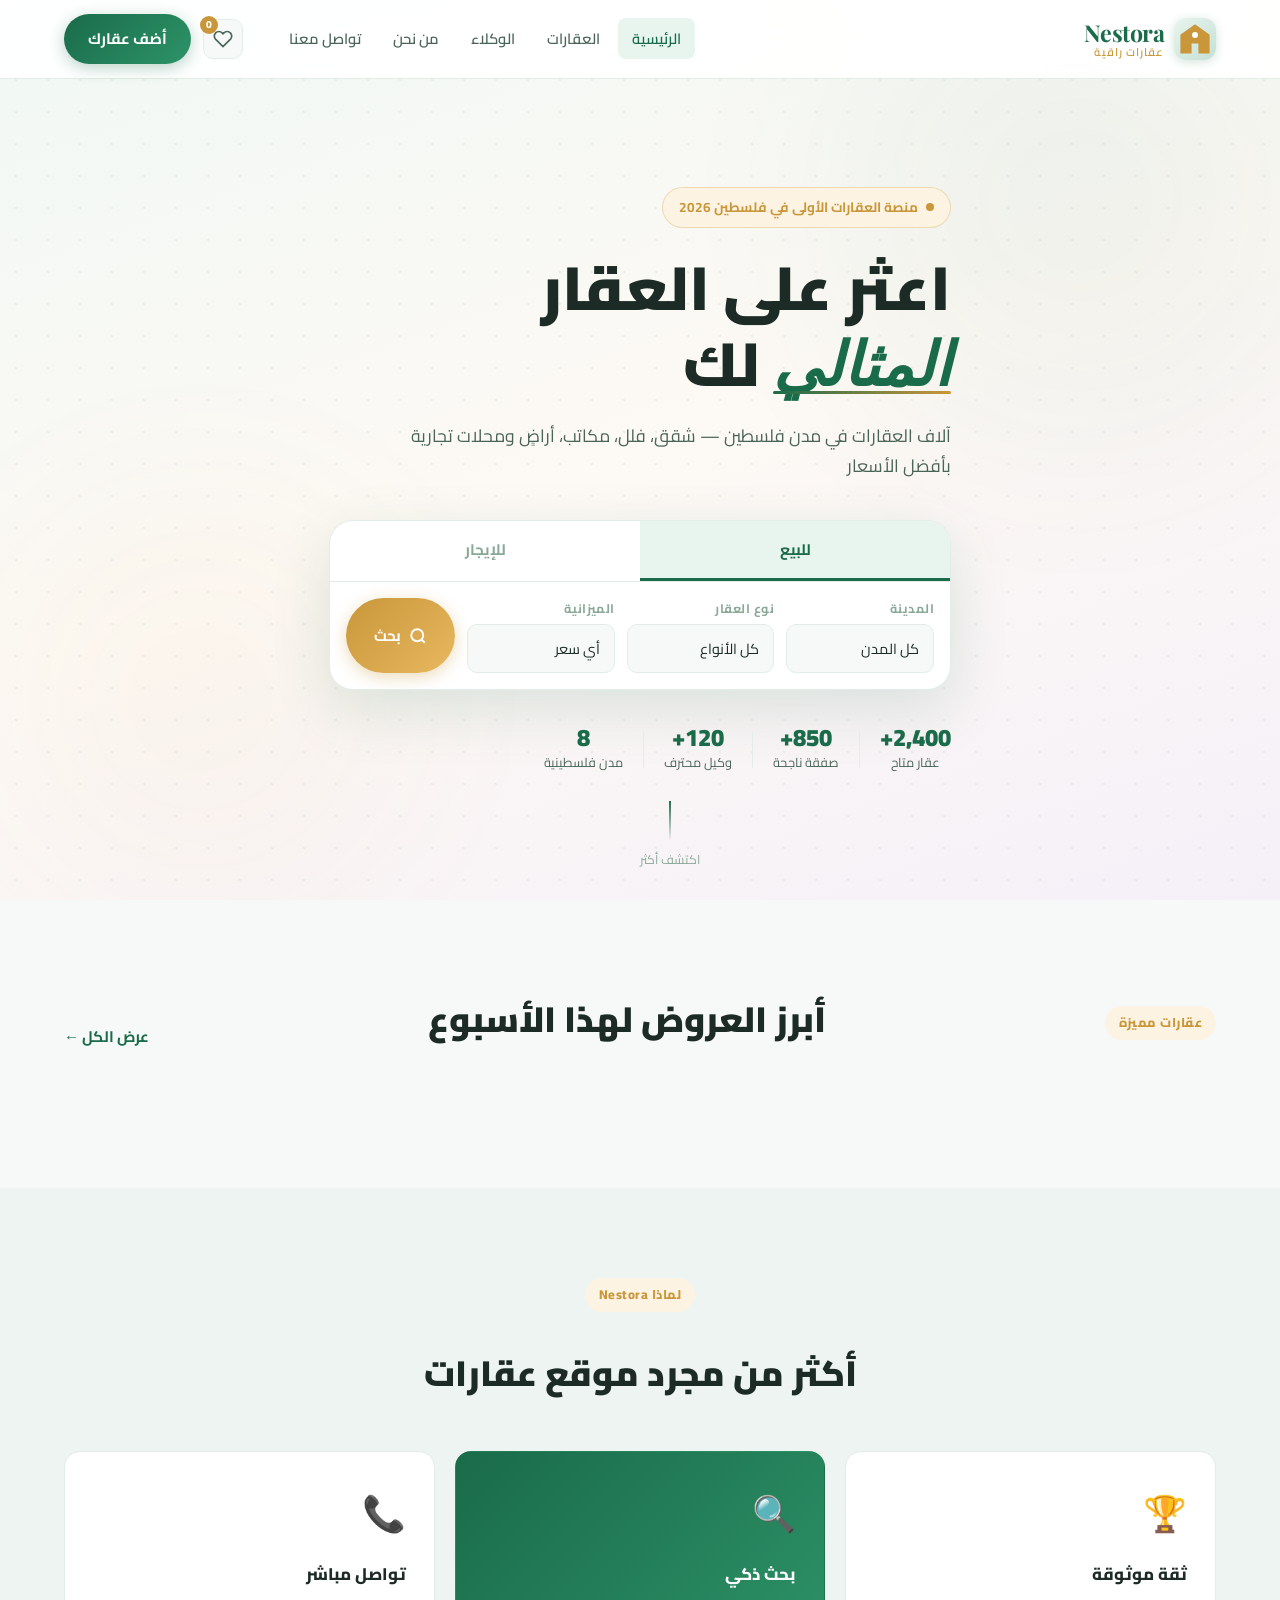
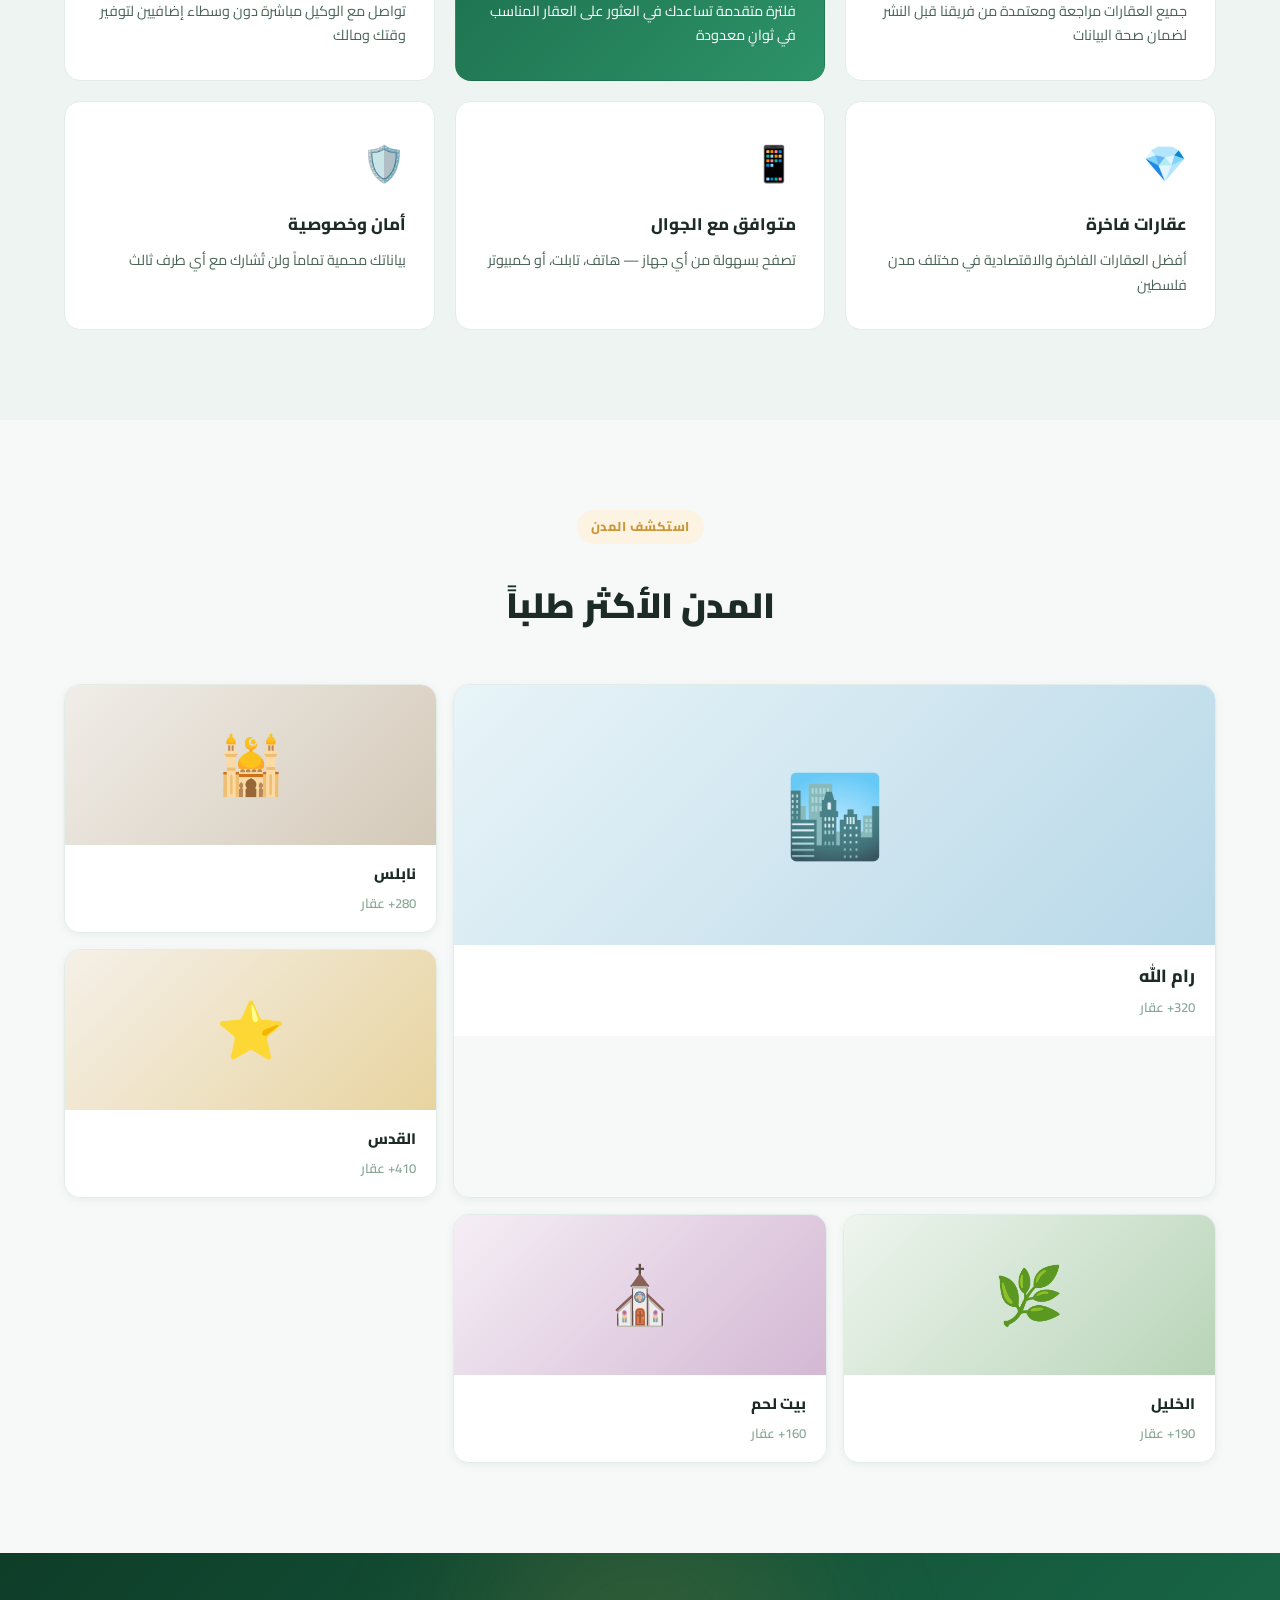
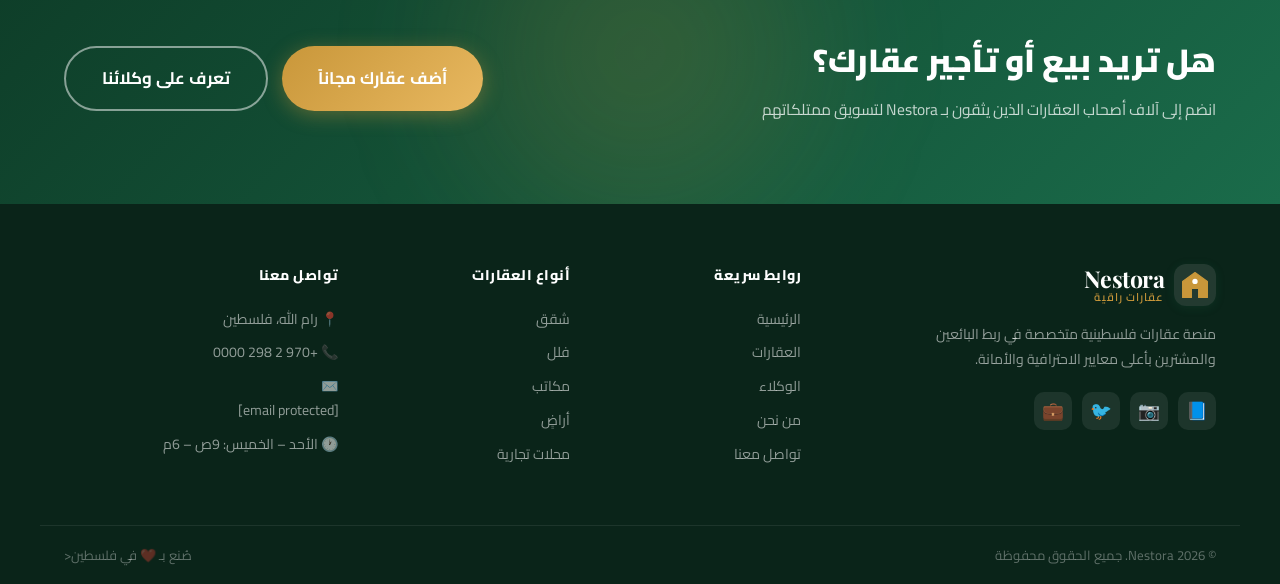
<file: index.html>
<!DOCTYPE html>
<html lang="ar" dir="rtl">
<head>
  <meta charset="UTF-8" />
  <meta name="viewport" content="width=device-width, initial-scale=1.0" />
  <title>Nestora – اعثر على بيتك المثالي</title>
  <link href="https://fonts.googleapis.com/css2?family=Cairo:wght@300;400;500;600;700;800;900&family=Playfair+Display:ital,wght@0,700;1,600&display=swap" rel="stylesheet"/>
  <link rel="stylesheet" href="style.css" />
</head>
<body>

<!-- ===== NAVBAR ===== -->
<header class="navbar" id="navbar">
  <div class="container nav-inner">
    <a href="index.html" class="logo">
      <div class="logo-mark">
        <svg width="36" height="36" viewBox="0 0 36 36" fill="none">
          <path d="M18 4L4 14V32H14V22H22V32H32V14L18 4Z" fill="var(--gold)" stroke="var(--gold)" stroke-width="1.2" stroke-linejoin="round"/>
          <circle cx="18" cy="14" r="3" fill="white"/>
        </svg>
      </div>
      <div class="logo-text">
        <span class="logo-name">Nestora</span>
        <span class="logo-tagline">عقارات راقية</span>
      </div>
    </a>
    <nav class="nav-links">
      <a href="index.html" class="nav-link active">الرئيسية</a>
      <a href="properties.html" class="nav-link">العقارات</a>
      <a href="agents.html" class="nav-link">الوكلاء</a>
      <a href="about.html" class="nav-link">من نحن</a>
      <a href="contact.html" class="nav-link">تواصل معنا</a>
    </nav>
    <div class="nav-actions">
      <a href="favorites.html" class="btn-fav" title="المفضلة">
        <svg width="20" height="20" viewBox="0 0 24 24" fill="none" stroke="currentColor" stroke-width="2"><path d="M20.84 4.61a5.5 5.5 0 0 0-7.78 0L12 5.67l-1.06-1.06a5.5 5.5 0 0 0-7.78 7.78l1.06 1.06L12 21.23l7.78-7.78 1.06-1.06a5.5 5.5 0 0 0 0-7.78z"/></svg>
        <span class="fav-count" id="favCount">0</span>
      </a>
      <a href="contact.html" class="btn btn-primary">أضف عقارك</a>
    </div>
    <button class="hamburger" id="hamburger" aria-label="قائمة">
      <span></span><span></span><span></span>
    </button>
  </div>
  <div class="mobile-menu" id="mobileMenu">
    <a href="index.html" class="nav-link">الرئيسية</a>
    <a href="properties.html" class="nav-link">العقارات</a>
    <a href="agents.html" class="nav-link">الوكلاء</a>
    <a href="about.html" class="nav-link">من نحن</a>
    <a href="contact.html" class="nav-link">تواصل معنا</a>
  </div>
</header>

<!-- ===== HERO ===== -->
<section class="hero">
  <div class="hero-bg">
    <div class="hero-blob blob1"></div>
    <div class="hero-blob blob2"></div>
    <div class="hero-dots"></div>
  </div>
  <div class="container hero-content">
    <div class="hero-badge">
      <span class="badge-dot"></span>
      منصة العقارات الأولى في فلسطين 2026
    </div>
    <h1 class="hero-title">
      اعثر على العقار<br/>
      <em class="hero-title-em">المثالي</em> لك
    </h1>
    <p class="hero-sub">آلاف العقارات في مدن فلسطين — شقق، فلل، مكاتب، أراضٍ ومحلات تجارية بأفضل الأسعار</p>

    <!-- Search Box -->
    <div class="search-box">
      <div class="search-tabs">
        <button class="stab active" data-type="للبيع">للبيع</button>
        <button class="stab" data-type="للإيجار">للإيجار</button>
      </div>
      <div class="search-fields">
        <div class="sf">
          <label>المدينة</label>
          <select id="searchCity">
            <option value="">كل المدن</option>
            <option>رام الله</option>
            <option>نابلس</option>
            <option>القدس</option>
            <option>الخليل</option>
            <option>بيت لحم</option>
            <option>جنين</option>
            <option>طولكرم</option>
            <option>قلقيلية</option>
          </select>
        </div>
        <div class="sf">
          <label>نوع العقار</label>
          <select id="searchType">
            <option value="">كل الأنواع</option>
            <option>شقة</option>
            <option>فيلا</option>
            <option>مكتب</option>
            <option>أرض</option>
            <option>محل تجاري</option>
          </select>
        </div>
        <div class="sf">
          <label>الميزانية</label>
          <select id="searchBudget">
            <option value="">أي سعر</option>
            <option>أقل من $50,000</option>
            <option>$50,000 – $150,000</option>
            <option>$150,000 – $300,000</option>
            <option>أكثر من $300,000</option>
          </select>
        </div>
        <a href="properties.html" class="btn btn-search">
          <svg width="18" height="18" viewBox="0 0 24 24" fill="none" stroke="currentColor" stroke-width="2.5"><circle cx="11" cy="11" r="8"/><path d="m21 21-4.35-4.35"/></svg>
          بحث
        </a>
      </div>
    </div>

    <div class="hero-stats">
      <div class="hstat"><span class="hstat-num">2,400+</span><span class="hstat-lbl">عقار متاح</span></div>
      <div class="hstat-div"></div>
      <div class="hstat"><span class="hstat-num">850+</span><span class="hstat-lbl">صفقة ناجحة</span></div>
      <div class="hstat-div"></div>
      <div class="hstat"><span class="hstat-num">120+</span><span class="hstat-lbl">وكيل محترف</span></div>
      <div class="hstat-div"></div>
      <div class="hstat"><span class="hstat-num">8</span><span class="hstat-lbl">مدن فلسطينية</span></div>
    </div>
  </div>
  <div class="hero-scroll">
    <div class="scroll-line"></div>
    <span>اكتشف أكثر</span>
  </div>
</section>

<!-- ===== FEATURED PROPERTIES ===== -->
<section class="section featured-section">
  <div class="container">
    <div class="section-head">
      <div class="section-label">عقارات مميزة</div>
      <h2 class="section-title">أبرز العروض لهذا الأسبوع</h2>
      <a href="properties.html" class="section-link">عرض الكل ←</a>
    </div>
    <div class="properties-grid" id="featuredGrid"></div>
  </div>
</section>

<!-- ===== WHY US ===== -->
<section class="section why-section">
  <div class="container">
    <div class="section-head centered">
      <div class="section-label">لماذا Nestora</div>
      <h2 class="section-title">أكثر من مجرد موقع عقارات</h2>
    </div>
    <div class="why-grid">
      <div class="why-card">
        <div class="why-icon">🏆</div>
        <h3>ثقة موثوقة</h3>
        <p>جميع العقارات مراجعة ومعتمدة من فريقنا قبل النشر لضمان صحة البيانات</p>
      </div>
      <div class="why-card featured-card">
        <div class="why-icon">🔍</div>
        <h3>بحث ذكي</h3>
        <p>فلترة متقدمة تساعدك في العثور على العقار المناسب في ثوانٍ معدودة</p>
      </div>
      <div class="why-card">
        <div class="why-icon">📞</div>
        <h3>تواصل مباشر</h3>
        <p>تواصل مع الوكيل مباشرة دون وسطاء إضافيين لتوفير وقتك ومالك</p>
      </div>
      <div class="why-card">
        <div class="why-icon">💎</div>
        <h3>عقارات فاخرة</h3>
        <p>أفضل العقارات الفاخرة والاقتصادية في مختلف مدن فلسطين</p>
      </div>
      <div class="why-card">
        <div class="why-icon">📱</div>
        <h3>متوافق مع الجوال</h3>
        <p>تصفح بسهولة من أي جهاز — هاتف، تابلت، أو كمبيوتر</p>
      </div>
      <div class="why-card">
        <div class="why-icon">🛡️</div>
        <h3>أمان وخصوصية</h3>
        <p>بياناتك محمية تماماً ولن تُشارك مع أي طرف ثالث</p>
      </div>
    </div>
  </div>
</section>

<!-- ===== TOP CITIES ===== -->
<section class="section cities-section">
  <div class="container">
    <div class="section-head centered">
      <div class="section-label">استكشف المدن</div>
      <h2 class="section-title">المدن الأكثر طلباً</h2>
    </div>
    <div class="cities-grid">
      <div class="city-card big" data-city="رام الله">
        <div class="city-img" style="background: linear-gradient(135deg,#e8f4f8,#b8d8e8)">
          <div class="city-emoji">🏙️</div>
        </div>
        <div class="city-info">
          <h3>رام الله</h3>
          <span>320+ عقار</span>
        </div>
      </div>
      <div class="city-card" data-city="نابلس">
        <div class="city-img" style="background: linear-gradient(135deg,#f0ede8,#d4c9b8)">
          <div class="city-emoji">🕌</div>
        </div>
        <div class="city-info"><h3>نابلس</h3><span>280+ عقار</span></div>
      </div>
      <div class="city-card" data-city="القدس">
        <div class="city-img" style="background: linear-gradient(135deg,#f5f0e8,#e8d4a0)">
          <div class="city-emoji">⭐</div>
        </div>
        <div class="city-info"><h3>القدس</h3><span>410+ عقار</span></div>
      </div>
      <div class="city-card" data-city="الخليل">
        <div class="city-img" style="background: linear-gradient(135deg,#eef5ee,#b8d4b8)">
          <div class="city-emoji">🌿</div>
        </div>
        <div class="city-info"><h3>الخليل</h3><span>190+ عقار</span></div>
      </div>
      <div class="city-card" data-city="بيت لحم">
        <div class="city-img" style="background: linear-gradient(135deg,#f5eef5,#d4b8d4)">
          <div class="city-emoji">⛪</div>
        </div>
        <div class="city-info"><h3>بيت لحم</h3><span>160+ عقار</span></div>
      </div>
    </div>
  </div>
</section>

<!-- ===== CTA ===== -->
<section class="cta-section">
  <div class="cta-bg">
    <div class="cta-blob"></div>
  </div>
  <div class="container cta-inner">
    <div class="cta-text">
      <h2>هل تريد بيع أو تأجير عقارك؟</h2>
      <p>انضم إلى آلاف أصحاب العقارات الذين يثقون بـ Nestora لتسويق ممتلكاتهم</p>
    </div>
    <div class="cta-actions">
      <a href="contact.html" class="btn btn-primary btn-lg">أضف عقارك مجاناً</a>
      <a href="agents.html" class="btn btn-outline btn-lg">تعرف على وكلائنا</a>
    </div>
  </div>
</section>

<!-- ===== FOOTER ===== -->
<footer class="footer">
  <div class="container footer-inner">
    <div class="footer-brand">
      <a href="index.html" class="logo logo-white">
        <div class="logo-mark">
          <svg width="32" height="32" viewBox="0 0 36 36" fill="none">
            <path d="M18 4L4 14V32H14V22H22V32H32V14L18 4Z" fill="var(--gold)" stroke="var(--gold)" stroke-width="1.2" stroke-linejoin="round"/>
            <circle cx="18" cy="14" r="3" fill="white"/>
          </svg>
        </div>
        <div class="logo-text">
          <span class="logo-name">Nestora</span>
          <span class="logo-tagline">عقارات راقية</span>
        </div>
      </a>
      <p class="footer-desc">منصة عقارات فلسطينية متخصصة في ربط البائعين والمشترين بأعلى معايير الاحترافية والأمانة.</p>
      <div class="social-links">
        <a href="#" class="slink">📘</a>
        <a href="#" class="slink">📷</a>
        <a href="#" class="slink">🐦</a>
        <a href="#" class="slink">💼</a>
      </div>
    </div>
    <div class="footer-col">
      <h4>روابط سريعة</h4>
      <a href="index.html">الرئيسية</a>
      <a href="properties.html">العقارات</a>
      <a href="agents.html">الوكلاء</a>
      <a href="about.html">من نحن</a>
      <a href="contact.html">تواصل معنا</a>
    </div>
    <div class="footer-col">
      <h4>أنواع العقارات</h4>
      <a href="properties.html">شقق</a>
      <a href="properties.html">فلل</a>
      <a href="properties.html">مكاتب</a>
      <a href="properties.html">أراضٍ</a>
      <a href="properties.html">محلات تجارية</a>
    </div>
    <div class="footer-col">
      <h4>تواصل معنا</h4>
      <p>📍 رام الله، فلسطين</p>
      <p>📞 +970 2 298 0000</p>
      <p>✉️ <a href="/cdn-cgi/l/email-protection" class="__cf_email__" data-cfemail="bbd2d5ddd4fbd5dec8cfd4c9da95cbc8">[email&#160;protected]</a></p>
      <p>🕐 الأحد – الخميس: 9ص – 6م</p>
    </div>
  </div>
  <div class="footer-bottom">
    <div class="container">
      <span>© 2026 Nestora. جميع الحقوق محفوظة</span>
      <span>صُنع بـ ❤️ في فلسطين<
</file>
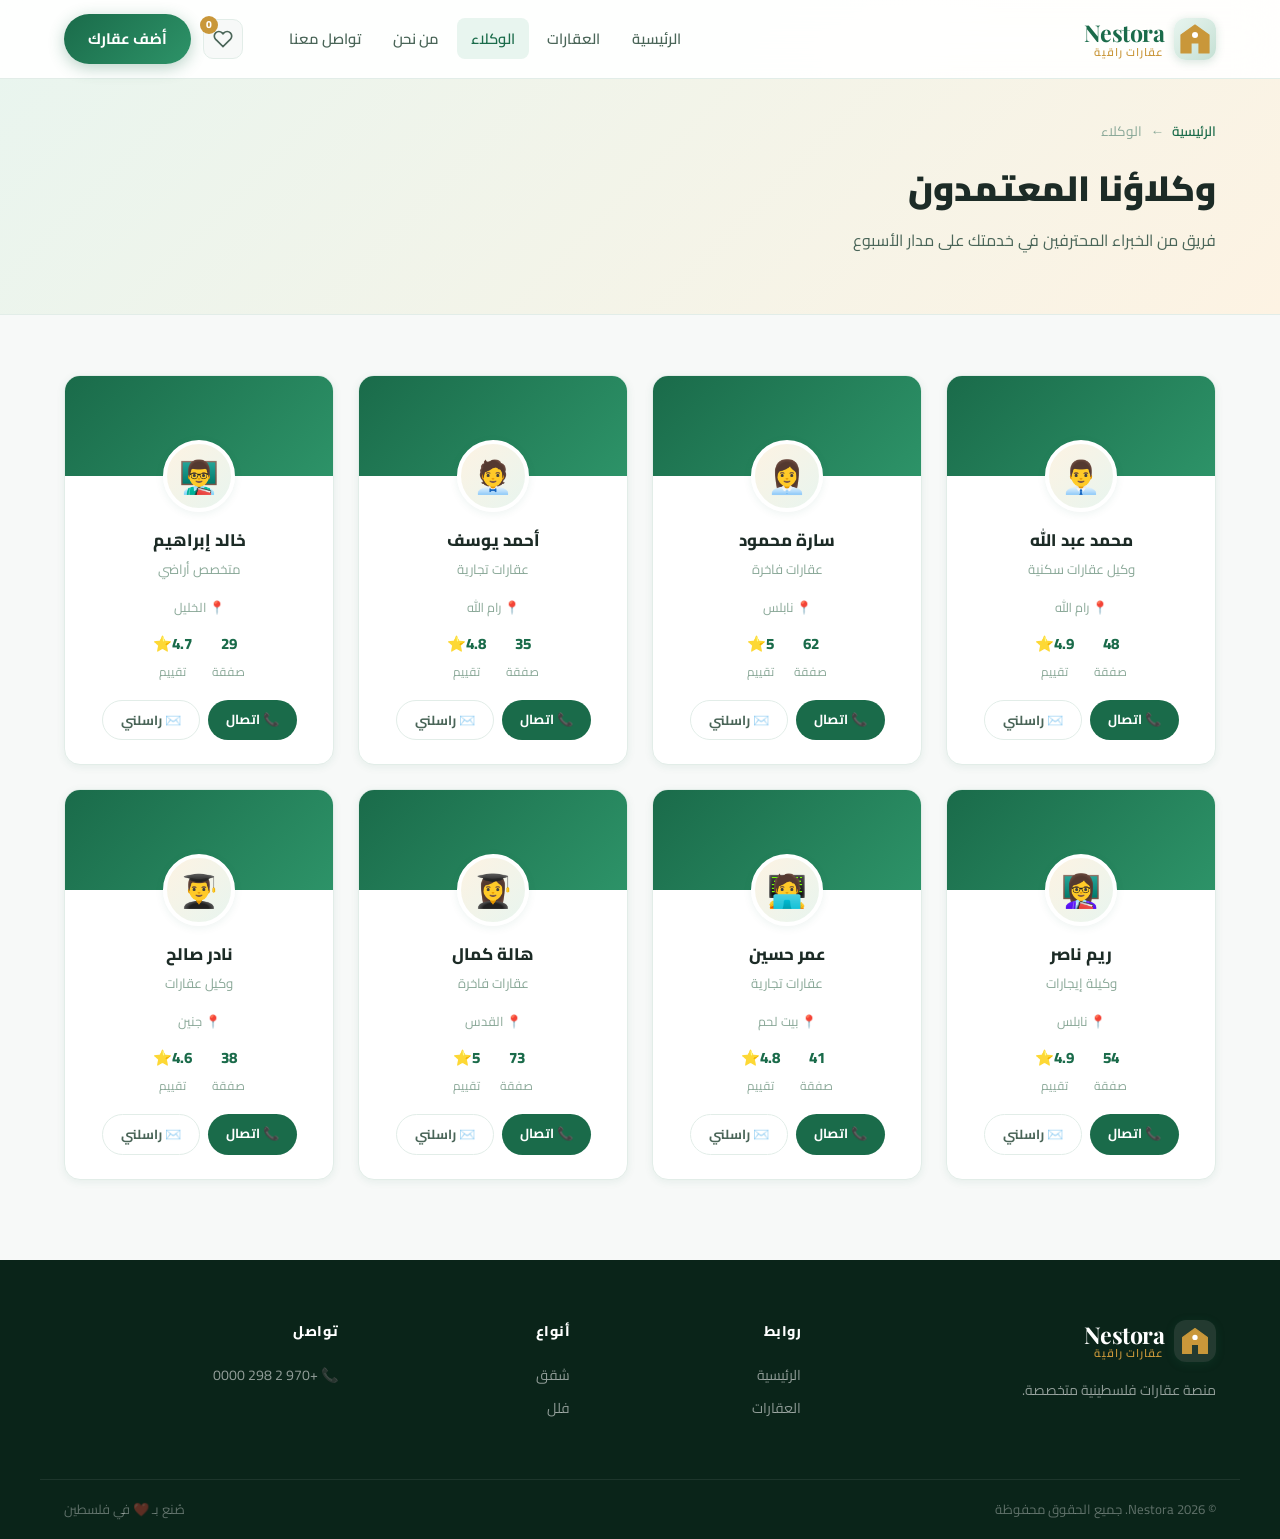
<file: agents.html>
<!DOCTYPE html>
<html lang="ar" dir="rtl">
<head>
  <meta charset="UTF-8"/>
  <meta name="viewport" content="width=device-width,initial-scale=1.0"/>
  <title>الوكلاء — Nestora</title>
  <link href="https://fonts.googleapis.com/css2?family=Cairo:wght@300;400;500;600;700;800;900&family=Playfair+Display:ital,wght@0,700;1,600&display=swap" rel="stylesheet"/>
  <link rel="stylesheet" href="style.css"/>
</head>
<body>
<header class="navbar scrolled" id="navbar">
  <div class="container nav-inner">
    <a href="index.html" class="logo"><div class="logo-mark"><svg width="36" height="36" viewBox="0 0 36 36" fill="none"><path d="M18 4L4 14V32H14V22H22V32H32V14L18 4Z" fill="var(--gold)" stroke="var(--gold)" stroke-width="1.2" stroke-linejoin="round"/><circle cx="18" cy="14" r="3" fill="white"/></svg></div><div class="logo-text"><span class="logo-name">Nestora</span><span class="logo-tagline">عقارات راقية</span></div></a>
    <nav class="nav-links">
      <a href="index.html" class="nav-link">الرئيسية</a>
      <a href="properties.html" class="nav-link">العقارات</a>
      <a href="agents.html" class="nav-link active">الوكلاء</a>
      <a href="about.html" class="nav-link">من نحن</a>
      <a href="contact.html" class="nav-link">تواصل معنا</a>
    </nav>
    <div class="nav-actions"><a href="favorites.html" class="btn-fav"><svg width="20" height="20" viewBox="0 0 24 24" fill="none" stroke="currentColor" stroke-width="2"><path d="M20.84 4.61a5.5 5.5 0 0 0-7.78 0L12 5.67l-1.06-1.06a5.5 5.5 0 0 0-7.78 7.78l1.06 1.06L12 21.23l7.78-7.78 1.06-1.06a5.5 5.5 0 0 0 0-7.78z"/></svg><span class="fav-count" id="favCount">0</span></a><a href="contact.html" class="btn btn-primary">أضف عقارك</a></div>
    <button class="hamburger" id="hamburger"><span></span><span></span><span></span></button>
  </div>
  <div class="mobile-menu" id="mobileMenu"><a href="index.html" class="nav-link">الرئيسية</a><a href="properties.html" class="nav-link">العقارات</a></div>
</header>

<div class="page-hero">
  <div class="container">
    <div class="breadcrumb"><a href="index.html">الرئيسية</a> ← <span>الوكلاء</span></div>
    <h1>وكلاؤنا المعتمدون</h1>
    <p>فريق من الخبراء المحترفين في خدمتك على مدار الأسبوع</p>
  </div>
</div>

<div class="container">
  <div class="agents-grid" id="agentsGrid"></div>
</div>

<footer class="footer" style="margin-top:20px">
  <div class="container footer-inner">
    <div class="footer-brand"><a href="index.html" class="logo"><div class="logo-mark"><svg width="32" height="32" viewBox="0 0 36 36" fill="none"><path d="M18 4L4 14V32H14V22H22V32H32V14L18 4Z" fill="var(--gold)" stroke="var(--gold)" stroke-width="1.2" stroke-linejoin="round"/><circle cx="18" cy="14" r="3" fill="white"/></svg></div><div class="logo-text"><span class="logo-name" style="color:white">Nestora</span><span class="logo-tagline">عقارات راقية</span></div></a><p class="footer-desc">منصة عقارات فلسطينية متخصصة.</p></div>
    <div class="footer-col"><h4>روابط</h4><a href="index.html">الرئيسية</a><a href="properties.html">العقارات</a></div>
    <div class="footer-col"><h4>أنواع</h4><a href="#">شقق</a><a href="#">فلل</a></div>
    <div class="footer-col"><h4>تواصل</h4><p>📞 +970 2 298 0000</p></div>
  </div>
  <div class="footer-bottom"><div class="container"><span>© 2026 Nestora. جميع الحقوق محفوظة</span><span>صُنع بـ ❤️ في فلسطين</span></div></div>
</footer>

<script src="data.js"></script>
<script src="main.js"></script>
<script>
document.getElementById('agentsGrid').innerHTML = agents.map(a => `
  <div class="agent-full-card fade-in">
    <div class="agent-card-header"></div>
    <div class="agent-card-body">
      <div class="agent-big-avatar">${a.emoji}</div>
      <div class="agent-full-name">${a.name}</div>
      <div class="agent-full-role">${a.role}</div>
      <div style="font-size:.8rem;color:var(--text-light);margin-bottom:12px">📍 ${a.city}</div>
      <div class="agent-stats-row">
        <div class="ast"><span class="ast-num">${a.deals}</span><span class="ast-lbl">صفقة</span></div>
        <div class="ast"><span class="ast-num">${a.rating}⭐</span><span class="ast-lbl">تقييم</span></div>
      </div>
      <div class="agent-contact-btns">
        <a href="tel:${a.phone}" class="acb acb-primary">📞 اتصال</a>
        <a href="mailto:${a.email}" class="acb acb-outline">✉️ راسلني</a>
      </div>
    </div>
  </div>`).join('');
</script>
</body>
</html>
</file>
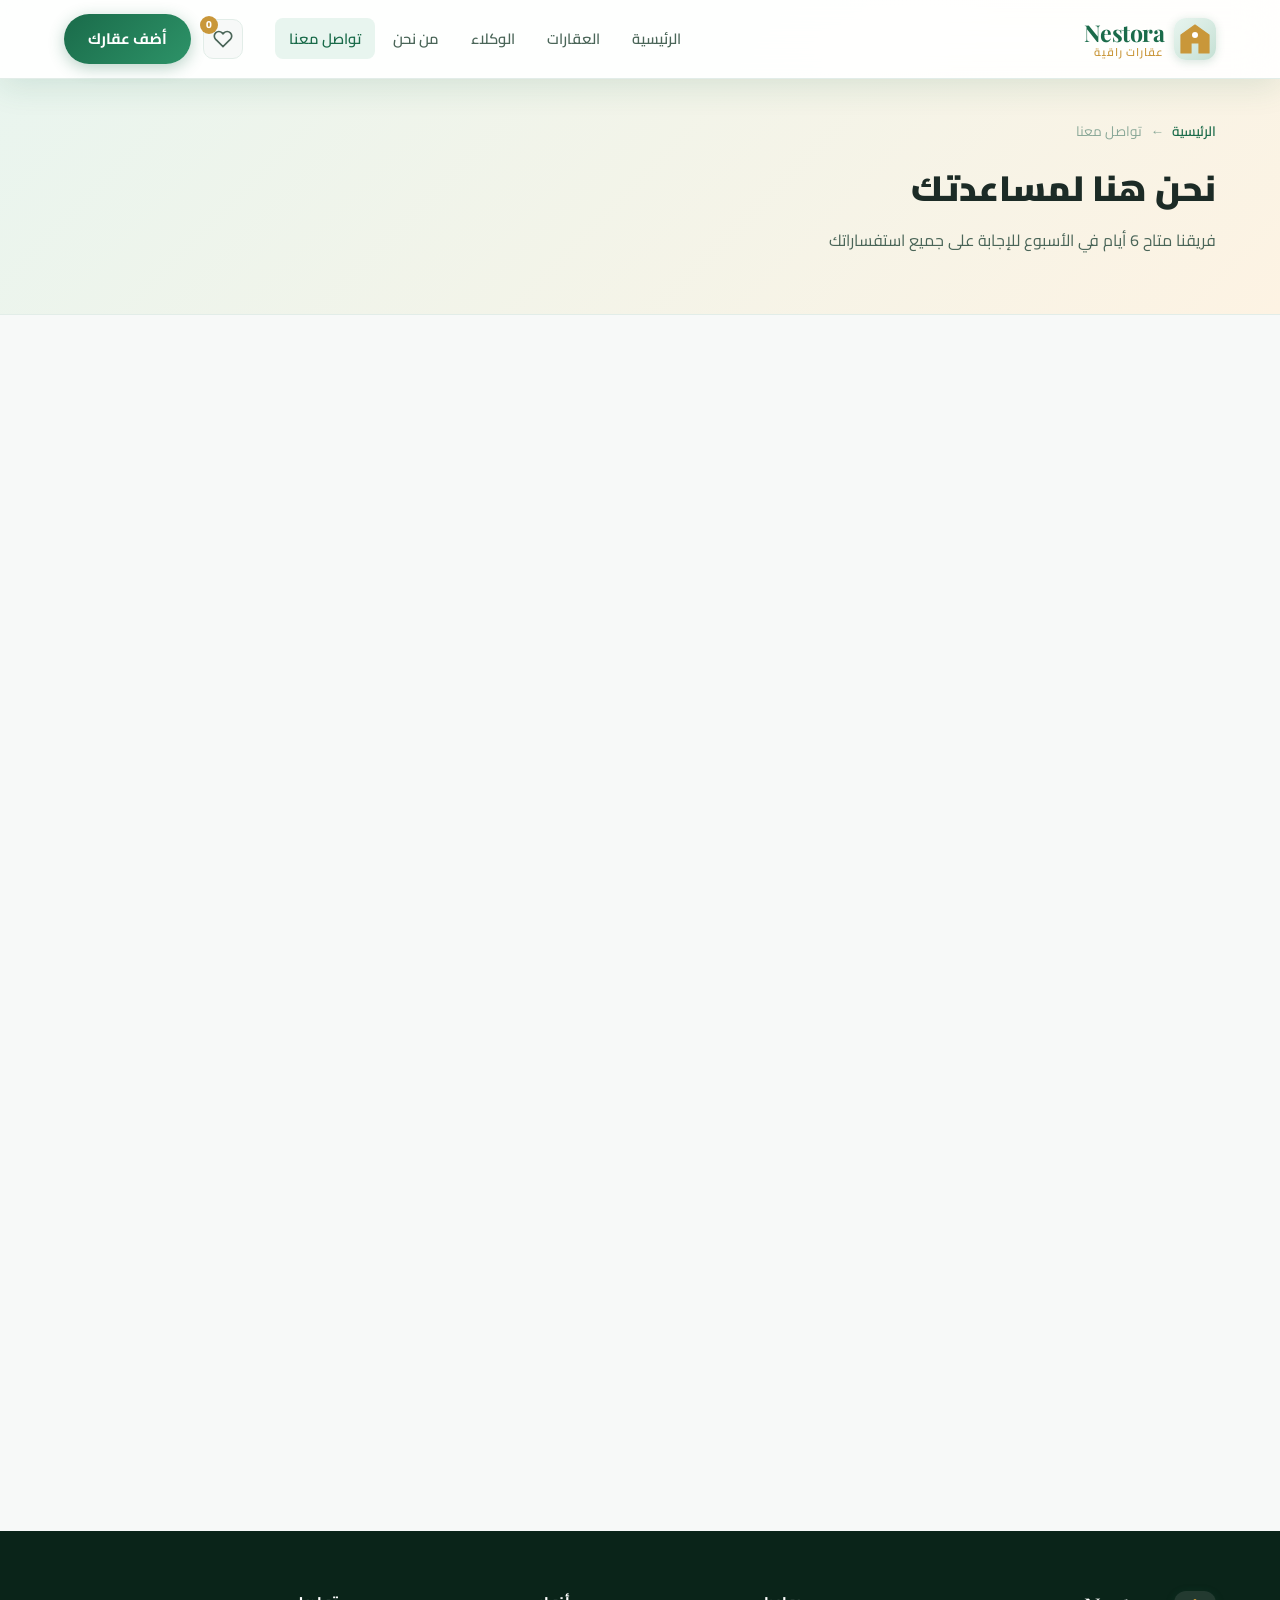
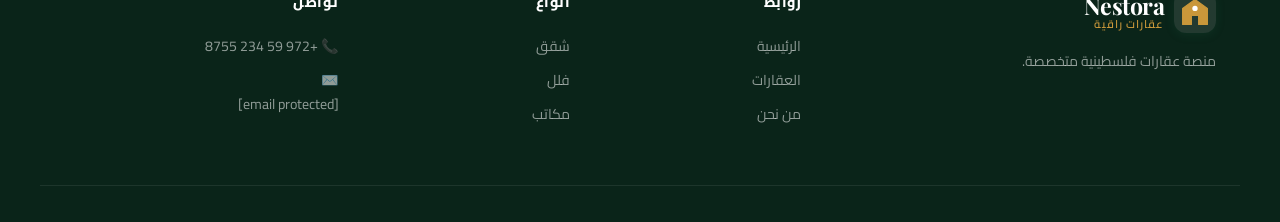
<file: contact.html>
<!DOCTYPE html>
<html lang="ar" dir="rtl">
<head>
  <meta charset="UTF-8"/>
  <meta name="viewport" content="width=device-width,initial-scale=1.0"/>
  <title>تواصل معنا — Nestora</title>
  <link href="https://fonts.googleapis.com/css2?family=Cairo:wght@300;400;500;600;700;800;900&family=Playfair+Display:ital,wght@0,700;1,600&display=swap" rel="stylesheet"/>
  <link rel="stylesheet" href="style.css"/>
</head>
<body>
<header class="navbar scrolled" id="navbar">
  <div class="container nav-inner">
    <a href="index.html" class="logo"><div class="logo-mark"><svg width="36" height="36" viewBox="0 0 36 36" fill="none"><path d="M18 4L4 14V32H14V22H22V32H32V14L18 4Z" fill="var(--gold)" stroke="var(--gold)" stroke-width="1.2" stroke-linejoin="round"/><circle cx="18" cy="14" r="3" fill="white"/></svg></div><div class="logo-text"><span class="logo-name">Nestora</span><span class="logo-tagline">عقارات راقية</span></div></a>
    <nav class="nav-links">
      <a href="index.html" class="nav-link">الرئيسية</a>
      <a href="properties.html" class="nav-link">العقارات</a>
      <a href="agents.html" class="nav-link">الوكلاء</a>
      <a href="about.html" class="nav-link">من نحن</a>
      <a href="contact.html" class="nav-link active">تواصل معنا</a>
    </nav>
    <div class="nav-actions"><a href="favorites.html" class="btn-fav"><svg width="20" height="20" viewBox="0 0 24 24" fill="none" stroke="currentColor" stroke-width="2"><path d="M20.84 4.61a5.5 5.5 0 0 0-7.78 0L12 5.67l-1.06-1.06a5.5 5.5 0 0 0-7.78 7.78l1.06 1.06L12 21.23l7.78-7.78 1.06-1.06a5.5 5.5 0 0 0 0-7.78z"/></svg><span class="fav-count" id="favCount">0</span></a><a href="contact.html" class="btn btn-primary">أضف عقارك</a></div>
    <button class="hamburger" id="hamburger"><span></span><span></span><span></span></button>
  </div>
  <div class="mobile-menu" id="mobileMenu"><a href="index.html" class="nav-link">الرئيسية</a><a href="properties.html" class="nav-link">العقارات</a></div>
</header>

<div class="page-hero">
  <div class="container">
    <div class="breadcrumb"><a href="index.html">الرئيسية</a> ← <span>تواصل معنا</span></div>
    <h1>نحن هنا لمساعدتك</h1>
    <p>فريقنا متاح 6 أيام في الأسبوع للإجابة على جميع استفساراتك</p>
  </div>
</div>

<div class="container">
  <div class="contact-grid">
    <div class="contact-info fade-in">
      <h2>تواصل مع فريق Nestora</h2>
      <p>سواء كنت تبحث عن عقار، تريد نشر إعلان، أو تحتاج استشارة عقارية — نحن هنا لك.</p>
      <div class="info-items">
        <div class="info-item">
          <div class="info-icon">📍</div>
          <div class="info-text"><strong>العنوان</strong><span>البريج، شارع صلاح الدين، غزة، فلسطين</span></div>
        </div>
        <div class="info-item">
          <div class="info-icon">📞</div>
          <div class="info-text"><strong>الهاتف</strong><span><a href="tel:+972592348755" style="color:var(--primary);font-weight:700">+972 59 234 8755</a></span></div>
        </div>
        <div class="info-item">
          <div class="info-icon">📱</div>
          <div class="info-text"><strong>واتساب</strong><span><a href="https://wa.me/972592348755" target="_blank" style="color:var(--primary);font-weight:700">+972 59 234 8755</a></span></div>
        </div>
        <div class="info-item">
          <div class="info-icon">✉️</div>
          <div class="info-text"><strong>البريد الإلكتروني</strong><span><a href="mailto:khamisaljedi@gmail.com" style="color:var(--primary);font-weight:700">khamisaljedi@gmail.com</a></span></div>
        </div>
        <div class="info-item">
          <div class="info-icon">🌐</div>
          <div class="info-text"><strong>فيسبوك</strong><span><a href="https://facebook.com/khamisnedal" target="_blank" style="color:var(--primary);font-weight:700">facebook.com/khamisnedal</a></span></div>
        </div>
        <div class="info-item">
          <div class="info-icon">🕐</div>
          <div class="info-text"><strong>ساعات العمل</strong><span>الأحد – الخميس: 9 صباحاً – 6 مساءً<br/>الجمعة: 10 صباحاً – 2 ظهراً</span></div>
        </div>
      </div>

      <div style="margin-top:32px;background:var(--primary-light);border-radius:var(--radius);padding:24px;border:1px solid rgba(26,107,74,.15)">
        <h3 style="font-size:1rem;font-weight:800;color:var(--primary);margin-bottom:12px">🏠 أضف عقارك مجاناً</h3>
        <p style="font-size:.88rem;color:var(--text-mid);margin-bottom:14px">هل تمتلك عقاراً للبيع أو الإيجار؟ أرسل لنا تفاصيله وسننشره في أقل من 24 ساعة.</p>
        <div style="display:flex;gap:8px;flex-wrap:wrap">
          <a href="tel:+972592348755" class="btn btn-primary" style="padding:10px 20px;font-size:.88rem">📞 اتصل بنا</a>
          <a href="https://wa.me/972592348755" class="btn btn-outline" style="padding:10px 20px;font-size:.88rem">💬 واتساب</a>
        </div>
      </div>
    </div>

    <div class="contact-form-card fade-in">
      <h3>أرسل رسالتك</h3>
      <div style="display:flex;flex-direction:column;gap:14px">
        <div class="form-row">
          <div class="form-group"><label>الاسم الكامل *</label><input type="text" placeholder="اسمك الكريم"/></div>
          <div class="form-group"><label>رقم الهاتف *</label><input type="tel" placeholder="+970 5X XXX XXXX"/></div>
        </div>
        <div class="form-group"><label>البريد الإلكتروني</label><input type="email" placeholder="example@email.com"/></div>
        <div class="form-group">
          <label>موضوع الرسالة</label>
          <select>
            <option>استفسار عام</option>
            <option>الاستفسار عن عقار</option>
            <option>نشر إعلان عقاري</option>
            <option>شكوى أو اقتراح</option>
            <option>طلب استشارة</option>
            <option>تعاون مهني</option>
          </select>
        </div>
        <div class="form-group"><label>رسالتك *</label><textarea placeholder="اكتب رسالتك بالتفصيل وسنرد عليك في أقرب وقت..."></textarea></div>
        <button class="btn btn-primary" style="justify-content:center" onclick="showToast('✅ تم إرسال رسالتك بنجاح! سنتواصل معك قريباً')">
          إرسال الرسالة ←
        </button>
        <p style="font-size:.8rem;color:var(--text-light);text-align:center">نلتزم بالرد خلال 24 ساعة عمل</p>
      </div>
    </div>
  </div>
</div>

<footer class="footer" style="margin-top:60px">
  <div class="container footer-inner">
    <div class="footer-brand"><a href="index.html" class="logo"><div class="logo-mark"><svg width="32" height="32" viewBox="0 0 36 36" fill="none"><path d="M18 4L4 14V32H14V22H22V32H32V14L18 4Z" fill="var(--gold)" stroke="var(--gold)" stroke-width="1.2" stroke-linejoin="round"/><circle cx="18" cy="14" r="3" fill="white"/></svg></div><div class="logo-text"><span class="logo-name" style="color:white">Nestora</span><span class="logo-tagline">عقارات راقية</span></div></a><p class="footer-desc">منصة عقارات فلسطينية متخصصة.</p></div>
    <div class="footer-col"><h4>روابط</h4><a href="index.html">الرئيسية</a><a href="properties.html">العقارات</a><a href="about.html">من نحن</a></div>
    <div class="footer-col"><h4>أنواع</h4><a href="#">شقق</a><a href="#">فلل</a><a href="#">مكاتب</a></div>
    <div class="footer-col"><h4>تواصل</h4><p>📞 +972 59 234 8755</p><p>✉️ <a href="/cdn-cgi/l/email-protection" class="__cf_email__" data-cfemail="4d24232b220d23283e39223f2c633d3e">[email&#160;protected]</a></p></div>
  </div>
  <div class="footer-bottom"><div c
</file>
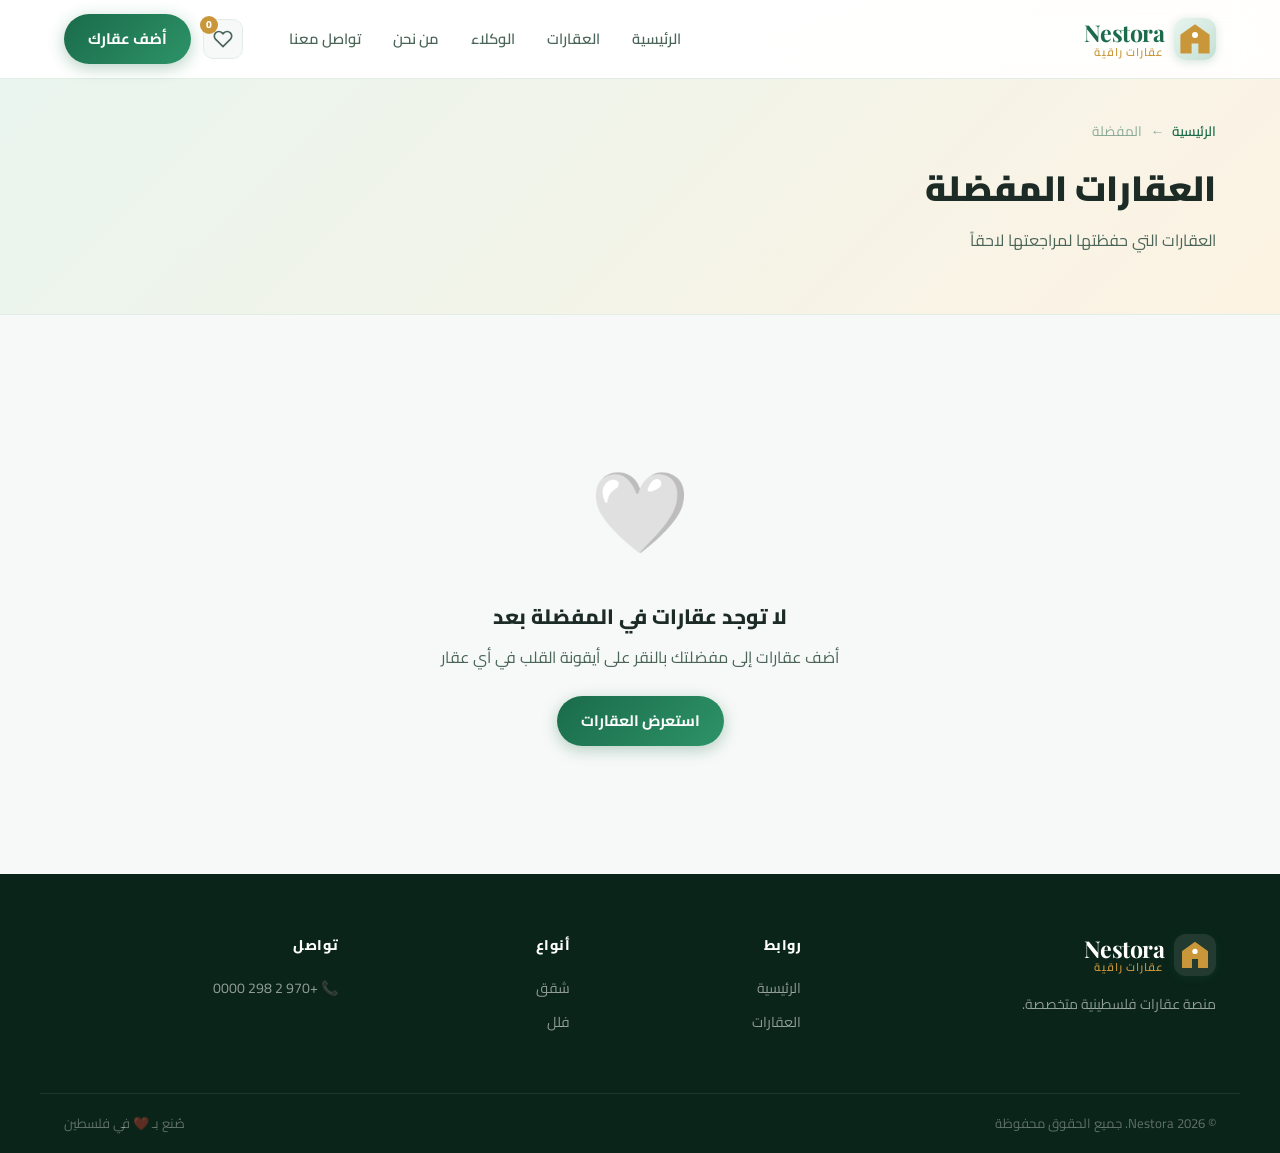
<file: favorites.html>
<!DOCTYPE html>
<html lang="ar" dir="rtl">
<head>
  <meta charset="UTF-8"/>
  <meta name="viewport" content="width=device-width,initial-scale=1.0"/>
  <title>المفضلة — Nestora</title>
  <link href="https://fonts.googleapis.com/css2?family=Cairo:wght@300;400;500;600;700;800;900&family=Playfair+Display:ital,wght@0,700;1,600&display=swap" rel="stylesheet"/>
  <link rel="stylesheet" href="style.css"/>
</head>
<body>
<header class="navbar scrolled" id="navbar">
  <div class="container nav-inner">
    <a href="index.html" class="logo"><div class="logo-mark"><svg width="36" height="36" viewBox="0 0 36 36" fill="none"><path d="M18 4L4 14V32H14V22H22V32H32V14L18 4Z" fill="var(--gold)" stroke="var(--gold)" stroke-width="1.2" stroke-linejoin="round"/><circle cx="18" cy="14" r="3" fill="white"/></svg></div><div class="logo-text"><span class="logo-name">Nestora</span><span class="logo-tagline">عقارات راقية</span></div></a>
    <nav class="nav-links">
      <a href="index.html" class="nav-link">الرئيسية</a>
      <a href="properties.html" class="nav-link">العقارات</a>
      <a href="agents.html" class="nav-link">الوكلاء</a>
      <a href="about.html" class="nav-link">من نحن</a>
      <a href="contact.html" class="nav-link">تواصل معنا</a>
    </nav>
    <div class="nav-actions"><a href="favorites.html" class="btn-fav"><svg width="20" height="20" viewBox="0 0 24 24" fill="none" stroke="currentColor" stroke-width="2"><path d="M20.84 4.61a5.5 5.5 0 0 0-7.78 0L12 5.67l-1.06-1.06a5.5 5.5 0 0 0-7.78 7.78l1.06 1.06L12 21.23l7.78-7.78 1.06-1.06a5.5 5.5 0 0 0 0-7.78z"/></svg><span class="fav-count" id="favCount">0</span></a><a href="contact.html" class="btn btn-primary">أضف عقارك</a></div>
    <button class="hamburger" id="hamburger"><span></span><span></span><span></span></button>
  </div>
  <div class="mobile-menu" id="mobileMenu"><a href="index.html" class="nav-link">الرئيسية</a><a href="properties.html" class="nav-link">العقارات</a></div>
</header>

<div class="page-hero">
  <div class="container">
    <div class="breadcrumb"><a href="index.html">الرئيسية</a> ← <span>المفضلة</span></div>
    <h1>العقارات المفضلة</h1>
    <p>العقارات التي حفظتها لمراجعتها لاحقاً</p>
  </div>
</div>

<div class="container" style="padding:48px 24px">
  <div id="favContent"></div>
</div>

<footer class="footer">
  <div class="container footer-inner">
    <div class="footer-brand"><a href="index.html" class="logo"><div class="logo-mark"><svg width="32" height="32" viewBox="0 0 36 36" fill="none"><path d="M18 4L4 14V32H14V22H22V32H32V14L18 4Z" fill="var(--gold)" stroke="var(--gold)" stroke-width="1.2" stroke-linejoin="round"/><circle cx="18" cy="14" r="3" fill="white"/></svg></div><div class="logo-text"><span class="logo-name" style="color:white">Nestora</span><span class="logo-tagline">عقارات راقية</span></div></a><p class="footer-desc">منصة عقارات فلسطينية متخصصة.</p></div>
    <div class="footer-col"><h4>روابط</h4><a href="index.html">الرئيسية</a><a href="properties.html">العقارات</a></div>
    <div class="footer-col"><h4>أنواع</h4><a href="#">شقق</a><a href="#">فلل</a></div>
    <div class="footer-col"><h4>تواصل</h4><p>📞 +970 2 298 0000</p></div>
  </div>
  <div class="footer-bottom"><div class="container"><span>© 2026 Nestora. جميع الحقوق محفوظة</span><span>صُنع بـ ❤️ في فلسطين</span></div></div>
</footer>

<script src="data.js"></script>
<script src="main.js"></script>
<script>
function renderFavorites() {
  const favIds = getFavorites();
  const cont = document.getElementById('favContent');
  if (favIds.length === 0) {
    cont.innerHTML = `
      <div class="empty-state">
        <div class="empty-icon">🤍</div>
        <h3>لا توجد عقارات في المفضلة بعد</h3>
        <p>أضف عقارات إلى مفضلتك بالنقر على أيقونة القلب في أي عقار</p>
        <a href="properties.html" class="btn btn-primary">استعرض العقارات</a>
      </div>`;
    return;
  }
  const favProps = properties.filter(p => favIds.includes(p.id));
  cont.innerHTML = `
    <div style="display:flex;justify-content:space-between;align-items:center;margin-bottom:28px;flex-wrap:wrap;gap:12px">
      <p style="color:var(--text-mid)">${favProps.length} عقار محفوظ في مفضلتك</p>
      <button onclick="clearFavs()" style="background:none;border:1.5px solid var(--border);border-radius:50px;padding:8px 18px;font-family:var(--font);font-size:.85rem;color:var(--text-mid);cursor:pointer;font-weight:700">🗑️ مسح الكل</button>
    </div>
    <div class="properties-grid">${favProps.map(p => buildPropertyCard(p)).join('')}</div>`;
}

function clearFavs() {
  localStorage.setItem('nestora_favorites','[]');
  updateFavCount();
  renderFavorites();
  showToast('تم مسح المفضلة');
}

renderFavorites();
</script>
</body>
</html>
</file>
<file: style.css>
/* ========================================
   NESTORA — REAL ESTATE PLATFORM
   Design: Light Luxury + Trust + Warmth
   Year: 2026
   ======================================== */

@import url('https://fonts.googleapis.com/css2?family=Cairo:wght@300;400;500;600;700;800;900&family=Playfair+Display:ital,wght@0,700;1,600&display=swap');

/* ===== CSS VARIABLES ===== */
:root {
  --primary:      #1A6B4A;   /* أخضر راقي */
  --primary-light:#E8F5EF;
  --primary-mid:  #2D9368;
  --gold:         #C9973A;
  --gold-light:   #FDF3E3;
  --gold-mid:     #E8B860;
  --white:        #FFFFFF;
  --bg:           #F7F9F8;
  --bg2:          #EEF4F1;
  --surface:      #FFFFFF;
  --border:       #E2EDE8;
  --text:         #1C2B26;
  --text-mid:     #4A6558;
  --text-light:   #8AA898;
  --shadow-sm:    0 2px 8px rgba(26,107,74,.08);
  --shadow-md:    0 8px 32px rgba(26,107,74,.12);
  --shadow-lg:    0 20px 60px rgba(26,107,74,.14);
  --radius:       16px;
  --radius-sm:    10px;
  --radius-lg:    24px;
  --font:         'Cairo', sans-serif;
  --font-serif:   'Playfair Display', serif;
  --transition:   .3s cubic-bezier(.4,0,.2,1);
}

/* ===== RESET & BASE ===== */
*,*::before,*::after { box-sizing: border-box; margin: 0; padding: 0; }
html { scroll-behavior: smooth; }
body {
  font-family: var(--font);
  background: var(--bg);
  color: var(--text);
  direction: rtl;
  line-height: 1.7;
  -webkit-font-smoothing: antialiased;
}
img { max-width: 100%; display: block; }
a { text-decoration: none; color: inherit; }
button { cursor: pointer; font-family: var(--font); border: none; background: none; }

.container {
  max-width: 1200px;
  margin: 0 auto;
  padding: 0 24px;
}

/* ===== BUTTONS ===== */
.btn {
  display: inline-flex;
  align-items: center;
  gap: 8px;
  padding: 12px 24px;
  border-radius: 50px;
  font-family: var(--font);
  font-weight: 700;
  font-size: .95rem;
  transition: var(--transition);
  cursor: pointer;
}
.btn-primary {
  background: linear-gradient(135deg, var(--primary), var(--primary-mid));
  color: var(--white);
  box-shadow: 0 4px 16px rgba(26,107,74,.3);
}
.btn-primary:hover {
  transform: translateY(-2px);
  box-shadow: 0 8px 28px rgba(26,107,74,.4);
}
.btn-outline {
  background: transparent;
  border: 2px solid var(--primary);
  color: var(--primary);
}
.btn-outline:hover { background: var(--primary); color: white; }
.btn-lg { padding: 16px 36px; font-size: 1.05rem; }
.btn-search {
  background: linear-gradient(135deg, var(--gold), var(--gold-mid));
  color: white;
  padding: 14px 28px;
  border-radius: 50px;
  font-weight: 700;
  display: flex;
  align-items: center;
  gap: 8px;
  font-family: var(--font);
  transition: var(--transition);
  white-space: nowrap;
  box-shadow: 0 4px 16px rgba(201,151,58,.35);
  font-size: .95rem;
}
.btn-search:hover { transform: translateY(-2px); box-shadow: 0 8px 24px rgba(201,151,58,.45); }

/* ===== NAVBAR ===== */
.navbar {
  position: fixed;
  top: 0; left: 0; right: 0;
  z-index: 1000;
  background: rgba(255,255,255,.92);
  backdrop-filter: blur(20px);
  border-bottom: 1px solid var(--border);
  transition: box-shadow var(--transition);
}
.navbar.scrolled { box-shadow: var(--shadow-md); }
.nav-inner {
  display: flex;
  align-items: center;
  gap: 32px;
  padding-top: 14px;
  padding-bottom: 14px;
}
.logo {
  display: flex;
  align-items: center;
  gap: 10px;
  text-decoration: none;
  flex-shrink: 0;
}
.logo-mark {
  width: 42px; height: 42px;
  background: linear-gradient(135deg,#E8F5EF,#C5E0D4);
  border-radius: 12px;
  display: flex;
  align-items: center;
  justify-content: center;
  box-shadow: 0 2px 10px rgba(26,107,74,.18);
}
.logo-text { display: flex; flex-direction: column; line-height: 1.1; }
.logo-name {
  font-family: var(--font-serif);
  font-size: 1.45rem;
  font-weight: 700;
  color: var(--primary);
  letter-spacing: -.5px;
}
.logo-tagline {
  font-size: .7rem;
  color: var(--gold);
  font-weight: 600;
  letter-spacing: 1px;
}
.nav-links {
  display: flex;
  gap: 4px;
  margin-right: auto;
}
.nav-link {
  padding: 8px 14px;
  border-radius: 8px;
  font-size: .92rem;
  font-weight: 600;
  color: var(--text-mid);
  transition: var(--transition);
}
.nav-link:hover,.nav-link.active {
  color: var(--primary);
  background: var(--primary-light);
}
.nav-actions { display: flex; align-items: center; gap: 12px; }
.btn-fav {
  position: relative;
  width: 40px; height: 40px;
  display: flex;
  align-items: center;
  justify-content: center;
  border-radius: 10px;
  color: var(--text-mid);
  background: var(--bg);
  border: 1px solid var(--border);
  transition: var(--transition);
}
.btn-fav:hover { color: #e53e3e; background: #fef2f2; }
.fav-count {
  position: absolute;
  top: -4px; left: -4px;
  background: var(--gold);
  color: white;
  font-size: .65rem;
  font-weight: 800;
  width: 18px; height: 18px;
  border-radius: 50%;
  display: flex;
  align-items: center;
  justify-content: center;
}
.hamburger {
  display: none;
  flex-direction: column;
  gap: 5px;
  padding: 8px;
  margin-right: auto;
}
.hamburger span {
  display: block;
  width: 22px; height: 2px;
  background: var(--text);
  border-radius: 2px;
  transition: var(--transition);
}
.mobile-menu {
  display: none;
  flex-direction: column;
  padding: 12px 24px 16px;
  border-top: 1px solid var(--border);
  background: white;
}
.mobile-menu .nav-link { padding: 10px 0; border-bottom: 1px solid var(--border); }
.mobile-menu.open { display: flex; }

/* ===== HERO ===== */
.hero {
  position: relative;
  min-height: 100vh;
  display: flex;
  align-items: center;
  padding-top: 80px;
  overflow: hidden;
  background: linear-gradient(160deg, #F0F8F4 0%, #FDF9F4 50%, #F5F0F8 100%);
}
.hero-bg { position: absolute; inset: 0; pointer-events: none; }
.hero-blob {
  position: absolute;
  border-radius: 50%;
  filter: blur(80px);
  opacity: .35;
}
.blob1 {
  width: 600px; height: 600px;
  background: radial-gradient(circle, rgba(26,107,74,.18), transparent);
  top: -100px; right: -100px;
}
.blob2 {
  width: 500px; height: 500px;
  background: radial-gradient(circle, rgba(201,151,58,.15), transparent);
  bottom: -50px; left: -50px;
}
.hero-dots {
  position: absolute;
  inset: 0;
  background-image: radial-gradient(circle, rgba(26,107,74,.08) 1px, transparent 1px);
  background-size: 32px 32px;
}
.hero-content {
  position: relative;
  z-index: 2;
  padding-top: 60px;
  padding-bottom: 80px;
  max-width: 760px;
}
.hero-badge {
  display: inline-flex;
  align-items: center;
  gap: 8px;
  background: var(--gold-light);
  border: 1px solid rgba(201,151,58,.3);
  color: var(--gold);
  font-size: .85rem;
  font-weight: 700;
  padding: 8px 16px;
  border-radius: 50px;
  margin-bottom: 24px;
  animation: fadeDown .6s ease both;
}
.badge-dot {
  width: 8px; height: 8px;
  background: var(--gold);
  border-radius: 50%;
  animation: pulse 2s infinite;
}
@keyframes pulse { 0%,100%{opacity:1;transform:scale(1)} 50%{opacity:.5;transform:scale(1.3)} }
.hero-title {
  font-family: var(--font);
  font-size: clamp(2.4rem, 5vw, 3.8rem);
  font-weight: 900;
  color: var(--text);
  line-height: 1.2;
  margin-bottom: 20px;
  animation: fadeDown .7s .1s ease both;
}
.hero-title-em {
  font-style: italic;
  font-family: var(--font-serif);
  color: var(--primary);
  display: inline-block;
  position: relative;
}
.hero-title-em::after {
  content: '';
  position: absolute;
  bottom: 4px; right: 0; left: 0;
  height: 3px;
  background: linear-gradient(90deg, var(--primary), var(--gold));
  border-radius: 2px;
  transform: scaleX(0);
  transform-origin: right;
  animation: lineGrow .8s .5s ease forwards;
}
@keyframes lineGrow { to { transform: scaleX(1); } }
.hero-sub {
  font-size: 1.1rem;
  color: var(--text-mid);
  margin-bottom: 40px;
  max-width: 560px;
  animation: fadeDown .7s .2s ease both;
}

/* Search Box */
.search-box {
  background: white;
  border-radius: var(--radius-lg);
  box-shadow: var(--shadow-lg);
  overflow: hidden;
  animation: fadeUp .7s .3s ease both;
  border: 1px solid var(--border);
  max-width: 700px;
}
.search-tabs {
  display: flex;
  border-bottom: 1px solid var(--border);
}
.stab {
  flex: 1;
  padding: 14px;
  font-size: .95rem;
  font-weight: 700;
  color: var(--text-light);
  transition: var(--transition);
  border-bottom: 3px solid transparent;
}
.stab.active {
  color: var(--primary);
  border-bottom-color: var(--primary);
  background: var(--primary-light);
}
.search-fields {
  display: flex;
  gap: 0;
  padding: 16px;
  flex-wrap: wrap;
  gap: 12px;
}
.sf { flex: 1; min-width: 140px; }
.sf label {
  display: block;
  font-size: .78rem;
  font-weight: 700;
  color: var(--text-light);
  margin-bottom: 4px;
  text-transform: uppercase;
  letter-spacing: .5px;
}
.sf select {
  width: 100%;
  padding: 10px 14px;
  border: 1.5px solid var(--border);
  border-radius: var(--radius-sm);
  font-family: var(--font);
  font-size: .9rem;
  color: var(--text);
  background: var(--bg);
  outline: none;
  transition: var(--transition);
  -webkit-appearance: none;
  cursor: pointer;
}
.sf select:focus { border-color: var(--primary); background: white; }

/* Hero Stats */
.hero-stats {
  display: flex;
  align-items: center;
  gap: 20px;
  margin-top: 36px;
  flex-wrap: wrap;
  animation: fadeUp .7s .4s ease both;
}
.hstat { text-align: center; }
.hstat-num {
  display: block;
  font-size: 1.5rem;
  font-weight: 900;
  color: var(--primary);
  line-height: 1;
}
.hstat-lbl {
  display: block;
  font-size: .8rem;
  color: var(--text-mid);
  margin-top: 2px;
}
.hstat-div { width: 1px; height: 36px; background: var(--border); }
.hero-scroll {
  position: absolute;
  bottom: 30px; left: 50%;
  transform: translateX(-50%);
  display: flex;
  flex-direction: column;
  align-items: center;
  gap: 8px;
  color: var(--text-light);
  font-size: .78rem;
  animation: fadeUp 1s .8s ease both;
}
.scroll-line {
  width: 1.5px; height: 40px;
  background: linear-gradient(180deg, var(--primary), transparent);
  animation: scrollPulse 2s infinite;
}
@keyframes scrollPulse { 0%,100%{opacity:.3} 50%{opacity:1} }

/* ===== SECTION COMMON ===== */
.section { padding: 90px 0; }
.section-head {
  display: flex;
  align-items: flex-end;
  justify-content: space-between;
  margin-bottom: 48px;
  gap: 20px;
  flex-wrap: wrap;
}
.section-head.centered {
  flex-direction: column;
  align-items: center;
  text-align: center;
}
.section-label {
  display: inline-block;
  background: var(--gold-light);
  color: var(--gold);
  font-size: .8rem;
  font-weight: 800;
  padding: 6px 14px;
  border-radius: 50px;
  letter-spacing: .5px;
  margin-bottom: 10px;
}
.section-head.centered .section-label { margin-bottom: 12px; }
.section-title {
  font-size: clamp(1.6rem, 3vw, 2.2rem);
  font-weight: 900;
  color: var(--text);
}
.section-link {
  color: var(--primary);
  font-weight: 700;
  font-size: .95rem;
  display: flex;
  align-items: center;
  gap: 6px;
  white-space: nowrap;
  transition: var(--transition);
}
.section-link:hover { gap: 10px; }

/* ===== PROPERTY CARD ===== */
.properties-grid {
  display: grid;
  grid-template-columns: repeat(auto-fill, minmax(320px, 1fr));
  gap: 24px;
}
.prop-card {
  background: var(--surface);
  border-radius: var(--radius);
  overflow: hidden;
  box-shadow: var(--shadow-sm);
  border: 1px solid var(--border);
  transition: var(--transition);
  position: relative;
}
.prop-card:hover {
  transform: translateY(-6px);
  box-shadow: var(--shadow-lg);
  border-color: rgba(26,107,74,.2);
}
.prop-img-wrap {
  position: relative;
  height: 220px;
  overflow: hidden;
  background: linear-gradient(135deg, var(--bg2), var(--border));
}
.prop-img-wrap img {
  width: 100%; height: 100%;
  object-fit: cover;
  transition: transform .5s ease;
}
.prop-card:hover .prop-img-wrap img { transform: scale(1.07); }
.prop-img-placeholder {
  width: 100%; height: 100%;
  display: flex;
  align-items: center;
  justify-content: center;
  font-size: 4rem;
  background: linear-gradient(135deg, #e8f5ef 0%, #fdf3e3 100%);
}
.prop-badge {
  position: absolute;
  top: 14px;
  right: 14px;
  padding: 5px 12px;
  border-radius: 50px;
  font-size: .78rem;
  font-weight: 800;
  backdrop-filter: blur(8px);
}
.badge-sale { background: rgba(26,107,74,.9); color: white; }
.badge-rent { background: rgba(201,151,58,.9); color: white; }
.prop-fav-btn {
  position: absolute;
  top: 12px; left: 12px;
  width: 36px; height: 36px;
  background: rgba(255,255,255,.9);
  border: none;
  border-radius: 50%;
  display: flex;
  align-items: center;
  justify-content: center;
  cursor: pointer;
  transition: var(--transition);
  font-size: 1rem;
  backdrop-filter: blur(4px);
  box-shadow: 0 2px 8px rgba(0,0,0,.1);
}
.prop-fav-btn:hover { transform: scale(1.15); }
.prop-fav-btn.active { background: #fef2f2; }
.prop-body { padding: 20px; }
.prop-price {
  font-size: 1.3rem;
  font-weight: 900;
  color: var(--primary);
  margin-bottom: 6px;
}
.prop-price .price-unit {
  font-size: .8rem;
  color: var(--text-light);
  font-weight: 600;
}
.prop-title {
  font-size: 1rem;
  font-weight: 700;
  color: var(--text);
  margin-bottom: 6px;
  line-height: 1.4;
}
.prop-location {
  display: flex;
  align-items: center;
  gap: 5px;
  color: var(--text-light);
  font-size: .85rem;
  margin-bottom: 14px;
}
.prop-specs {
  display: flex;
  gap: 16px;
  padding-top: 14px;
  border-top: 1px solid var(--border);
  margin-bottom: 16px;
}
.spec {
  display: flex;
  align-items: center;
  gap: 5px;
  font-size: .82rem;
  color: var(--text-mid);
  font-weight: 600;
}
.spec-icon { font-size: 1rem; }
.prop-footer {
  display: flex;
  justify-content: space-between;
  align-items: center;
}
.prop-type-tag {
  background: var(--primary-light);
  color: var(--primary);
  font-size: .78rem;
  font-weight: 700;
  padding: 4px 12px;
  border-radius: 50px;
}
.prop-details-btn {
  background: linear-gradient(135deg, var(--primary), var(--primary-mid));
  color: white;
  font-size: .83rem;
  font-weight: 700;
  padding: 8px 18px;
  border-radius: 50px;
  font-family: var(--font);
  transition: var(--transition);
  display: inline-flex;
  align-items: center;
  gap: 5px;
  box-shadow: 0 3px 10px rgba(26,107,74,.25);
}
.prop-details-btn:hover { transform: translateY(-2px); box-shadow: 0 5px 16px rgba(26,107,74,.35); }

/* ===== WHY SECTION ===== */
.why-section { background: var(--bg2); }
.why-grid {
  display: grid;
  grid-template-columns: repeat(auto-fill, minmax(280px, 1fr));
  gap: 20px;
}
.why-card {
  background: var(--surface);
  border-radius: var(--radius);
  padding: 32px 28px;
  border: 1px solid var(--border);
  transition: var(--transition);
}
.why-card:hover {
  transform: translateY(-4px);
  box-shadow: var(--shadow-md);
  border-color: rgba(26,107,74,.2);
}
.why-card.featured-card {
  background: linear-gradient(135deg, var(--primary), var(--primary-mid));
  border-color: transparent;
  color: white;
}
.why-card.featured-card h3,.why-card.featured-card p { color: white; }
.why-icon { font-size: 2.2rem; margin-bottom: 16px; }
.why-card h3 { font-size: 1.05rem; font-weight: 800; color: var(--text); margin-bottom: 10px; }
.why-card p { font-size: .9rem; color: var(--text-mid); line-height: 1.7; }

/* ===== CITIES ===== */
.cities-grid {
  display: grid;
  grid-template-columns: repeat(3, 1fr);
  grid-template-rows: auto auto;
  gap: 16px;
}
.city-card {
  border-radius: var(--radius);
  overflow: hidden;
  cursor: pointer;
  position: relative;
  transition: var(--transition);
  box-shadow: var(--shadow-sm);
  border: 1px solid var(--border);
}
.city-card:hover {
  transform: translateY(-4px);
  box-shadow: var(--shadow-md);
}
.city-card.big {
  grid-column: span 2;
  grid-row: span 2;
}
.city-img {
  height: 160px;
  display: flex;
  align-items: center;
  justify-content: center;
  transition: var(--transition);
}
.city-card.big .city-img { height: 260px; }
.city-emoji { font-size: 3.5rem; }
.city-card.big .city-emoji { font-size: 5rem; }
.city-info {
  padding: 16px 20px;
  background: white;
}
.city-info h3 {
  font-size: .95rem;
  font-weight: 800;
  color: var(--text);
  margin-bottom: 2px;
}
.city-card.big .city-info h3 { font-size: 1.1rem; }
.city-info span {
  font-size: .82rem;
  color: var(--text-light);
  font-weight: 600;
}

/* ===== CTA ===== */
.cta-section {
  position: relative;
  background: linear-gradient(135deg, #0E3D28, #1A6B4A);
  padding: 80px 0;
  overflow: hidden;
}
.cta-blob {
  position: absolute;
  width: 400px; height: 400px;
  border-radius: 50%;
  background: radial-gradient(circle, rgba(201,151,58,.2), transparent);
  top: -100px; left: 50%;
  transform: translateX(-50%);
  filter: blur(60px);
}
.cta-inner {
  position: relative;
  z-index: 1;
  display: flex;
  align-items: center;
  justify-content: space-between;
  gap: 40px;
  flex-wrap: wrap;
}
.cta-text h2 {
  font-size: clamp(1.5rem, 3vw, 2rem);
  font-weight: 900;
  color: white;
  margin-bottom: 10px;
}
.cta-text p { color: rgba(255,255,255,.75); font-size: .97rem; max-width: 460px; }
.cta-actions { display: flex; gap: 14px; flex-wrap: wrap; }
.cta-section .btn-primary {
  background: linear-gradient(135deg, var(--gold), var(--gold-mid));
  box-shadow: 0 4px 20px rgba(201,151,58,.4);
}
.cta-section .btn-outline {
  border-color: rgba(255,255,255,.5);
  color: white;
}
.cta-section .btn-outline:hover { background: rgba(255,255,255,.1); }

/* ===== FOOTER ===== */
.footer { background: #0A2419; padding: 60px 0 0; }
.footer-inner {
  display: grid;
  grid-template-columns: 2fr 1fr 1fr 1.5fr;
  gap: 48px;
  padding-bottom: 48px;
  border-bottom: 1px solid rgba(255,255,255,.08);
}
.footer-brand .logo-name { color: white; }
.footer-brand .logo-mark { background: rgba(255,255,255,.1); }
.footer-desc {
  color: rgba(255,255,255,.55);
  font-size: .88rem;
  line-height: 1.8;
  margin-top: 16px;
  max-width: 280px;
}
.social-links { display: flex; gap: 10px; margin-top: 20px; }
.slink {
  width: 38px; height: 38px;
  background: rgba(255,255,255,.08);
  border-radius: 10px;
  display: flex;
  align-items: center;
  justify-content: center;
  font-size: 1.1rem;
  transition: var(--transition);
}
.slink:hover { background: rgba(201,151,58,.3); transform: translateY(-2px); }
.footer-col h4 {
  color: white;
  font-size: .88rem;
  font-weight: 800;
  margin-bottom: 20px;
  letter-spacing: .5px;
  text-transform: uppercase;
}
.footer-col a,.footer-col p {
  display: block;
  color: rgba(255,255,255,.55);
  font-size: .88rem;
  margin-bottom: 10px;
  transition: var(--transition);
}
.footer-col a:hover { color: var(--gold); padding-right: 4px; }
.footer-bottom {
  padding: 18px 0;
}
.footer-bottom .container {
  display: flex;
  justify-content: space-between;
  align-items: center;
  color: rgba(255,255,255,.35);
  font-size: .82rem;
  flex-wrap: wrap;
  gap: 8px;
}

/* ===== PROPERTIES PAGE ===== */
.page-hero {
  background: linear-gradient(135deg, var(--primary-light) 0%, var(--gold-light) 100%);
  padding: 120px 0 60px;
  border-bottom: 1px solid var(--border);
}
.page-hero h1 { font-size: 2.2rem; font-weight: 900; color: var(--text); margin-bottom: 8px; }
.page-hero p { color: var(--text-mid); }
.breadcrumb {
  display: flex;
  align-items: center;
  gap: 8px;
  font-size: .85rem;
  color: var(--text-light);
  margin-bottom: 16px;
}
.breadcrumb a { color: var(--primary); font-weight: 600; }

.props-layout {
  display: grid;
  grid-template-columns: 280px 1fr;
  gap: 32px;
  padding: 48px 0;
}
.filter-sidebar {
  background: var(--surface);
  border-radius: var(--radius);
  padding: 28px;
  border: 1px solid var(--border);
  height: fit-content;
  position: sticky;
  top: 88px;
  box-shadow: var(--shadow-sm);
}
.filter-sidebar h3 {
  font-size: 1rem;
  font-weight: 800;
  color: var(--text);
  margin-bottom: 24px;
  display: flex;
  align-items: center;
  gap: 8px;
}
.filter-group { margin-bottom: 24px; }
.filter-group label {
  display: block;
  font-size: .82rem;
  font-weight: 700;
  color: var(--text-mid);
  text-transform: uppercase;
  letter-spacing: .5px;
  margin-bottom: 10px;
}
.filter-group select,
.filter-group input[type="range"] {
  width: 100%;
}
.filter-group select {
  padding: 10px 14px;
  border: 1.5px solid var(--border);
  border-radius: var(--radius-sm);
  font-family: var(--font);
  font-size: .9rem;
  color: var(--text);
  background: var(--bg);
  outline: none;
  transition: var(--transition);
  -webkit-appearance: none;
}
.filter-group select:focus { border-color: var(--primary); }
.radio-group { display: flex; gap: 8px; flex-wrap: wrap; }
.radio-btn {
  padding: 7px 14px;
  border-radius: 50px;
  font-size: .83rem;
  font-weight: 700;
  border: 1.5px solid var(--border);
  color: var(--text-mid);
  background: var(--bg);
  cursor: pointer;
  transition: var(--transition);
  font-family: var(--font);
}
.radio-btn.active { background: var(--primary); color: white; border-color: var(--primary); }
.filter-reset {
  width: 100%;
  padding: 12px;
  border-radius: var(--radius-sm);
  border: 1.5px solid var(--border);
  font-family: var(--font);
  font-weight: 700;
  color: var(--text-mid);
  background: var(--bg);
  cursor: pointer;
  transition: var(--transition);
  margin-top: 8px;
}
.filter-reset:hover { border-color: var(--primary); color: var(--primary); }

.props-main { min-width: 0; }
.props-toolbar {
  display: flex;
  align-items: center;
  justify-content: space-between;
  margin-bottom: 24px;
  flex-wrap: wrap;
  gap: 12px;
}
.props-count {
  font-size: .9rem;
  color: var(--text-mid);
}
.props-count strong { color: var(--text); }
.sort-select {
  padding: 9px 16px;
  border: 1.5px solid var(--border);
  border-radius: var(--radius-sm);
  font-family: var(--font);
  font-size: .88rem;
  color: var(--text);
  background: var(--surface);
  outline: none;
  cursor: pointer;
  transition: var(--transition);
}
.sort-select:focus { border-color: var(--primary); }

/* ===== PROPERTY DETAIL ===== */
.detail-layout {
  display: grid;
  grid-template-columns: 1fr 360px;
  gap: 32px;
  padding: 48px 0;
}
.detail-main { min-width: 0; }
.detail-gallery {
  border-radius: var(--radius);
  overflow: hidden;
  background: var(--bg2);
  height: 440px;
  display: flex;
  align-items: center;
  justify-content: center;
  font-size: 6rem;
  margin-bottom: 24px;
  border: 1px solid var(--border);
}
.detail-title { font-size: 1.7rem; font-weight: 900; color: var(--text); margin-bottom: 8px; }
.detail-price { font-size: 2rem; font-weight: 900; color: var(--primary); margin-bottom: 12px; }
.detail-location { display: flex; align-items: center; gap: 6px; color: var(--text-mid); margin-bottom: 24px; }
.detail-specs {
  display: flex;
  gap: 16px;
  flex-wrap: wrap;
  padding: 20px;
  background: var(--primary-light);
  border-radius: var(--radius-sm);
  margin-bottom: 28px;
}
.detail-spec {
  display: flex;
  flex-direction: column;
  align-items: center;
  gap: 4px;
  min-width: 70px;
}
.detail-spec .si { font-size: 1.4rem; }
.detail-spec .sv { font-weight: 800; color: var(--primary); font-size: 1rem; }
.detail-spec .sl { font-size: .78rem; color: var(--text-mid); }
.detail-desc h3 { font-size: 1.1rem; font-weight: 800; margin-bottom: 12px; color: var(--text); }
.detail-desc p { color: var(--text-mid); line-height: 1.9; margin-bottom: 24px; }
.features-list {
  display: grid;
  grid-template-columns: repeat(2, 1fr);
  gap: 10px;
  margin-bottom: 28px;
}
.feature-item {
  display: flex;
  align-items: center;
  gap: 8px;
  font-size: .88rem;
  color: var(--text-mid);
}
.feature-item::before {
  content: '✓';
  width: 22px; height: 22px;
  background: var(--primary-light);
  color: var(--primary);
  border-radius: 50%;
  display: flex;
  align-items: center;
  justify-content: center;
  font-size: .75rem;
  font-weight: 800;
  flex-shrink: 0;
}

/* Agent/Contact Card */
.detail-sidebar { min-width: 0; }
.agent-card {
  background: var(--surface);
  border-radius: var(--radius);
  padding: 28px;
  border: 1px solid var(--border);
  box-shadow: var(--shadow-sm);
  margin-bottom: 20px;
  position: sticky;
  top: 88px;
}
.agent-card h3 { font-size: .95rem; font-weight: 800; color: var(--text-light); margin-bottom: 16px; font-style: normal; text-transform: uppercase; letter-spacing: .5px; }
.agent-info { display: flex; align-items: center; gap: 14px; margin-bottom: 20px; }
.agent-avatar {
  width: 56px; height: 56px;
  border-radius: 50%;
  background: linear-gradient(135deg, var(--primary-light), var(--gold-light));
  display: flex;
  align-items: center;
  justify-content: center;
  font-size: 1.6rem;
  border: 2px solid var(--border);
  flex-shrink: 0;
}
.agent-name { font-weight: 800; color: var(--text); margin-bottom: 2px; }
.agent-role { font-size: .82rem; color: var(--text-light); }
.contact-form { display: flex; flex-direction: column; gap: 12px; }
.contact-form input,
.contact-form textarea,
.contact-form select {
  width: 100%;
  padding: 12px 16px;
  border: 1.5px solid var(--border);
  border-radius: var(--radius-sm);
  font-family: var(--font);
  font-size: .9rem;
  color: var(--text);
  background: var(--bg);
  outline: none;
  transition: var(--transition);
  resize: none;
}
.contact-form input:focus,
.contact-form textarea:focus { border-color: var(--primary); background: white; }
.contact-form textarea { height: 90px; }
.contact-form .btn { width: 100%; justify-content: center; }

/* ===== ABOUT PAGE ===== */
.about-hero { padding: 120px 0 80px; background: linear-gradient(135deg, var(--primary-light), var(--gold-light)); }
.about-grid { display: grid; grid-template-columns: 1fr 1fr; gap: 60px; align-items: center; padding: 80px 0; }
.about-visual {
  border-radius: var(--radius-lg);
  background: linear-gradient(135deg, var(--primary-light) 0%, var(--gold-light) 100%);
  height: 420px;
  display: flex;
  align-items: center;
  justify-content: center;
  font-size: 8rem;
  border: 1px solid var(--border);
}
.about-text h2 { font-size: 1.8rem; font-weight: 900; color: var(--text); margin-bottom: 16px; }
.about-text p { color: var(--text-mid); line-height: 1.9; margin-bottom: 20px; }
.about-stats { display: grid; grid-template-columns: repeat(2, 1fr); gap: 16px; margin-top: 28px; }
.astat {
  background: var(--surface);
  border-radius: var(--radius-sm);
  padding: 20px;
  border: 1px solid var(--border);
  text-align: center;
}
.astat-num { font-size: 1.8rem; font-weight: 900; color: var(--primary); display: block; }
.astat-lbl { font-size: .82rem; color: var(--text-mid); }
.team-grid { display: grid; grid-template-columns: repeat(auto-fill, minmax(220px, 1fr)); gap: 20px; }
.team-card {
  background: var(--surface);
  border-radius: var(--radius);
  padding: 32px 24px;
  text-align: center;
  border: 1px solid var(--border);
  transition: var(--transition);
}
.team-card:hover { transform: translateY(-4px); box-shadow: var(--shadow-md); }
.team-avatar {
  width: 80px; height: 80px;
  border-radius: 50%;
  background: linear-gradient(135deg, var(--primary-light), var(--gold-light));
  display: flex;
  align-items: center;
  justify-content: center;
  font-size: 2.5rem;
  margin: 0 auto 16px;
  border: 3px solid var(--border);
}
.team-name { font-weight: 800; color: var(--text); margin-bottom: 4px; }
.team-role { font-size: .83rem; color: var(--text-light); margin-bottom: 12px; }
.team-contact { display: flex; justify-content: center; gap: 8px; }
.tc-btn {
  width: 32px; height: 32px;
  border-radius: 8px;
  background: var(--bg);
  border: 1px solid var(--border);
  display: flex;
  align-items: center;
  justify-content: center;
  font-size: .85rem;
  transition: var(--transition);
  cursor: pointer;
  color: var(--text-mid);
}
.tc-btn:hover { background: var(--primary-light); color: var(--primary); }

/* ===== CONTACT PAGE ===== */
.contact-grid { display: grid; grid-template-columns: 1fr 1.2fr; gap: 48px; padding: 60px 0; }
.contact-info h2 { font-size: 1.8rem; font-weight: 900; color: var(--text); margin-bottom: 14px; }
.contact-info p { color: var(--text-mid); line-height: 1.8; margin-bottom: 32px; }
.info-items { display: flex; flex-direction: column; gap: 16px; }
.info-item {
  display: flex;
  align-items: flex-start;
  gap: 14px;
  padding: 16px;
  background: var(--surface);
  border-radius: var(--radius-sm);
  border: 1px solid var(--border);
}
.info-icon {
  width: 44px; height: 44px;
  background: var(--primary-light);
  border-radius: 10px;
  display: flex;
  align-items: center;
  justify-content: center;
  font-size: 1.3rem;
  flex-shrink: 0;
}
.info-text strong { display: block; font-weight: 800; color: var(--text); margin-bottom: 2px; }
.info-text span { font-size: .88rem; color: var(--text-mid); }
.contact-form-card {
  background: var(--surface);
  border-radius: var(--radius);
  padding: 36px;
  border: 1px solid var(--border);
  box-shadow: var(--shadow-sm);
}
.contact-form-card h3 { font-size: 1.2rem; font-weight: 800; color: var(--text); margin-bottom: 24px; }
.form-row { display: grid; grid-template-columns: 1fr 1fr; gap: 14px; }
.form-group { display: flex; flex-direction: column; gap: 6px; }
.form-group label { font-size: .82rem; font-weight: 700; color: var(--text-mid); }
.form-group input,
.form-group textarea,
.form-group select {
  padding: 12px 16px;
  border: 1.5px solid var(--border);
  border-radius: var(--radius-sm);
  font-family: var(--font);
  font-size: .9rem;
  color: var(--text);
  background: var(--bg);
  outline: none;
  transition: var(--transition);
  resize: none;
}
.form-group input:focus,
.form-group textarea:focus,
.form-group select:focus { border-color: var(--primary); background: white; }
.form-group textarea { height: 120px; }

/* ===== FAVORITES PAGE ===== */
.empty-state {
  text-align: center;
  padding: 80px 20px;
}
.empty-state .empty-icon { font-size: 5rem; margin-bottom: 20px; }
.empty-state h3 { font-size: 1.3rem; font-weight: 800; color: var(--text); margin-bottom: 10px; }
.empty-state p { color: var(--text-mid); margin-bottom: 24px; }

/* ===== AGENTS PAGE ===== */
.agents-grid { display: grid; grid-template-columns: repeat(auto-fill, minmax(260px, 1fr)); gap: 24px; padding: 60px 0; }
.agent-full-card {
  background: var(--surface);
  border-radius: var(--radius);
  overflow: hidden;
  border: 1px solid var(--border);
  box-shadow: var(--shadow-sm);
  transition: var(--transition);
}
.agent-full-card:hover { transform: translateY(-5px); box-shadow: var(--shadow-lg); }
.agent-card-header {
  height: 100px;
  background: linear-gradient(135deg, var(--primary), var(--primary-mid));
}
.agent-card-body { padding: 0 24px 24px; text-align: center; }
.agent-big-avatar {
  width: 72px; height: 72px;
  border-radius: 50%;
  background: linear-gradient(135deg, var(--gold-light), var(--primary-light));
  border: 4px solid white;
  display: flex;
  align-items: center;
  justify-content: center;
  font-size: 2rem;
  margin: -36px auto 14px;
  box-shadow: var(--shadow-sm);
}
.agent-full-name { font-size: 1.05rem; font-weight: 800; color: var(--text); margin-bottom: 4px; }
.agent-full-role { font-size: .83rem; color: var(--text-light); margin-bottom: 16px; }
.agent-stats-row { display: flex; justify-content: center; gap: 20px; margin-bottom: 16px; }
.ast { text-align: center; }
.ast-num { display: block; font-weight: 800; color: var(--primary); font-size: .95rem; }
.ast-lbl { font-size: .75rem; color: var(--text-light); }
.agent-contact-btns { display: flex; gap: 8px; justify-content: center; }
.acb {
  padding: 8px 18px;
  border-radius: 50px;
  font-size: .82rem;
  font-weight: 700;
  font-family: var(--font);
  transition: var(--transition);
  cursor: pointer;
}
.acb-primary { background: var(--primary); color: white; border: none; }
.acb-outline { background: transparent; border: 1.5px solid var(--border); color: var(--text-mid); }
.acb:hover { transform: translateY(-2px); }

/* ===== TOAST ===== */
.toast {
  position: fixed;
  bottom: 24px;
  left: 50%;
  transform: translateX(-50%) translateY(100px);
  background: var(--primary);
  color: white;
  padding: 14px 28px;
  border-radius: 50px;
  font-weight: 700;
  font-size: .9rem;
  box-shadow: var(--shadow-lg);
  z-index: 9999;
  transition: transform .4s cubic-bezier(.34,1.56,.64,1);
  white-space: nowrap;
}
.toast.show { transform: translateX(-50%) translateY(0); }

/* ===== ANIMATIONS ===== */
@keyframes fadeDown {
  from { opacity: 0; transform: translateY(-20px); }
  to { opacity: 1; transform: translateY(0); }
}
@keyframes fadeUp {
  from { opacity: 0; transform: translateY(20px); }
  to { opacity: 1; transform: translateY(0); }
}
.fade-in {
  opacity: 0;
  transform: translateY(24px);
  transition: opacity .6s ease, transform .6s ease;
}
.fade-in.visible { opacity: 1; transform: translateY(0); }

/* ===== RESPONSIVE ===== */
@media (max-width: 1024px) {
  .footer-inner { grid-template-columns: 1fr 1fr; }
  .props-layout { grid-template-columns: 1fr; }
  .filter-sidebar { position: static; }
  .detail-layout { grid-template-columns: 1fr; }
  .agent-card { position: static; }
  .cities-grid { grid-template-columns: repeat(2, 1fr); }
  .city-card.big { grid-column: span 2; }
  .about-grid { grid-template-columns: 1fr; }
  .contact-grid { grid-template-columns: 1fr; }
}
@media (max-width: 768px) {
  .nav-links,.nav-actions .btn { display: none; }
  .hamburger { display: flex; }
  .section { padding: 60px 0; }
  .hero-content { padding-top: 30px; padding-bottom: 60px; }
  .search-fields { flex-direction: column; }
  .sf { min-width: unset; width: 100%; }
  .hstat-div { display: none; }
  .hero-stats { gap: 16px; justify-content: center; }
  .cta-inner { flex-direction: column; text-align: center; }
  .footer-inner { grid-template-columns: 1fr; gap: 32px; }
  .cities-grid { grid-template-columns: 1fr; }
  .city-card.big { grid-column: auto; }
  .features-list { grid-template-columns: 1fr; }
  .form-row { grid-template-columns: 1fr; }
  .properties-grid { grid-template-columns: 1fr; }
}
</file>
